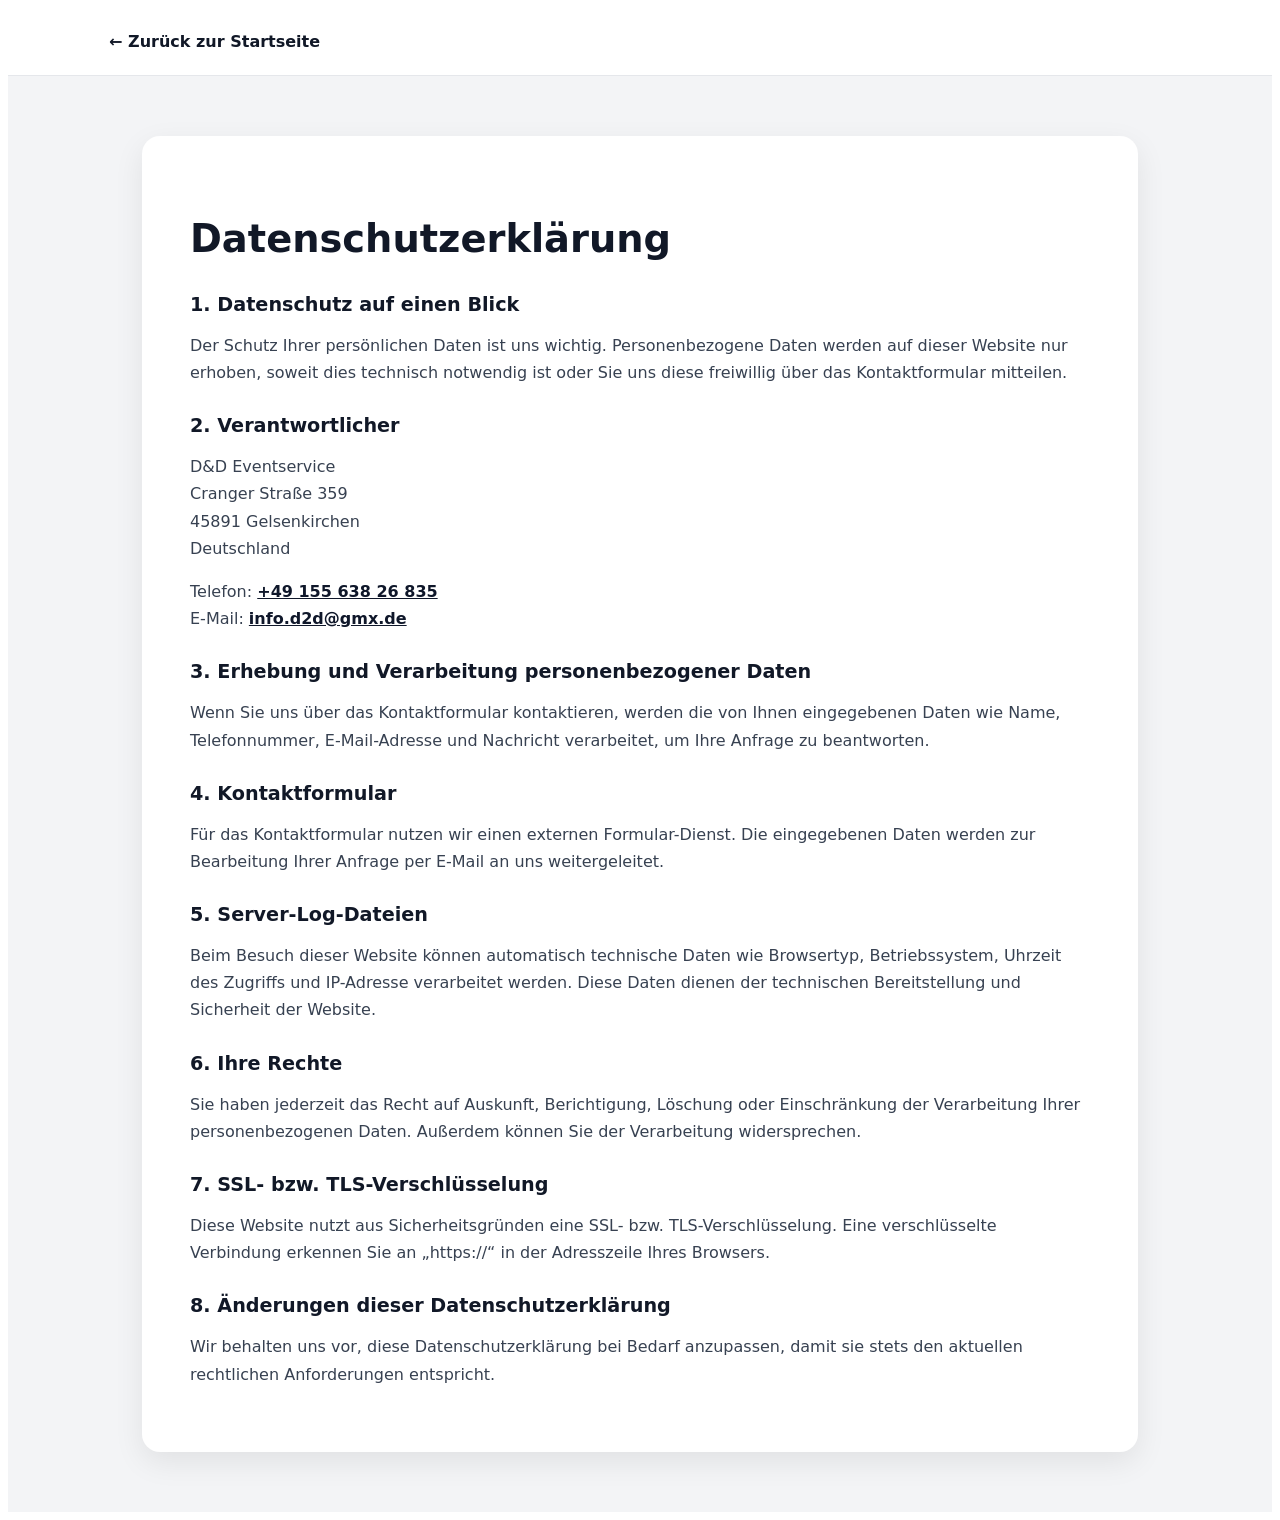
<file: pages/datenschutz.html>
<!DOCTYPE html>
<html lang="de">

<head>
    <meta charset="UTF-8" />
    <meta name="viewport" content="width=device-width, initial-scale=1.0" />
    <title>Datenschutz | D&D Eventservice</title>
    <link rel="stylesheet" href="../css/impressum.css" />
</head>

<body>

    <header class="legal-header">
        <a href="../index.html" class="back-link">← Zurück zur Startseite</a>
    </header>

    <main class="legal-page">
        <section class="legal-card">
            <h1>Datenschutzerklärung</h1>

            <h2>1. Datenschutz auf einen Blick</h2>
            <p>
                Der Schutz Ihrer persönlichen Daten ist uns wichtig. Personenbezogene Daten werden auf dieser Website
                nur erhoben,
                soweit dies technisch notwendig ist oder Sie uns diese freiwillig über das Kontaktformular mitteilen.
            </p>

            <h2>2. Verantwortlicher</h2>
            <p>
                D&D Eventservice<br>
                Cranger Straße 359<br>
                45891 Gelsenkirchen<br>
                Deutschland
            </p>

            <p>
                Telefon: <a href="tel:+4915563826835">+49 155 638 26 835</a><br>
                E-Mail: <a href="mailto:info.d2d@gmx.de">info.d2d@gmx.de</a>
            </p>

            <h2>3. Erhebung und Verarbeitung personenbezogener Daten</h2>
            <p>
                Wenn Sie uns über das Kontaktformular kontaktieren, werden die von Ihnen eingegebenen Daten wie Name,
                Telefonnummer, E-Mail-Adresse und Nachricht verarbeitet, um Ihre Anfrage zu beantworten.
            </p>

            <h2>4. Kontaktformular</h2>
            <p>
                Für das Kontaktformular nutzen wir einen externen Formular-Dienst. Die eingegebenen Daten werden zur
                Bearbeitung
                Ihrer Anfrage per E-Mail an uns weitergeleitet.
            </p>

            <h2>5. Server-Log-Dateien</h2>
            <p>
                Beim Besuch dieser Website können automatisch technische Daten wie Browsertyp, Betriebssystem, Uhrzeit
                des Zugriffs
                und IP-Adresse verarbeitet werden. Diese Daten dienen der technischen Bereitstellung und Sicherheit der
                Website.
            </p>

            <h2>6. Ihre Rechte</h2>
            <p>
                Sie haben jederzeit das Recht auf Auskunft, Berichtigung, Löschung oder Einschränkung der Verarbeitung
                Ihrer
                personenbezogenen Daten. Außerdem können Sie der Verarbeitung widersprechen.
            </p>

            <h2>7. SSL- bzw. TLS-Verschlüsselung</h2>
            <p>
                Diese Website nutzt aus Sicherheitsgründen eine SSL- bzw. TLS-Verschlüsselung. Eine verschlüsselte
                Verbindung
                erkennen Sie an „https://“ in der Adresszeile Ihres Browsers.
            </p>

            <h2>8. Änderungen dieser Datenschutzerklärung</h2>
            <p>
                Wir behalten uns vor, diese Datenschutzerklärung bei Bedarf anzupassen, damit sie stets den aktuellen
                rechtlichen
                Anforderungen entspricht.
            </p>
        </section>
    </main>

</body>

</html>
</file>
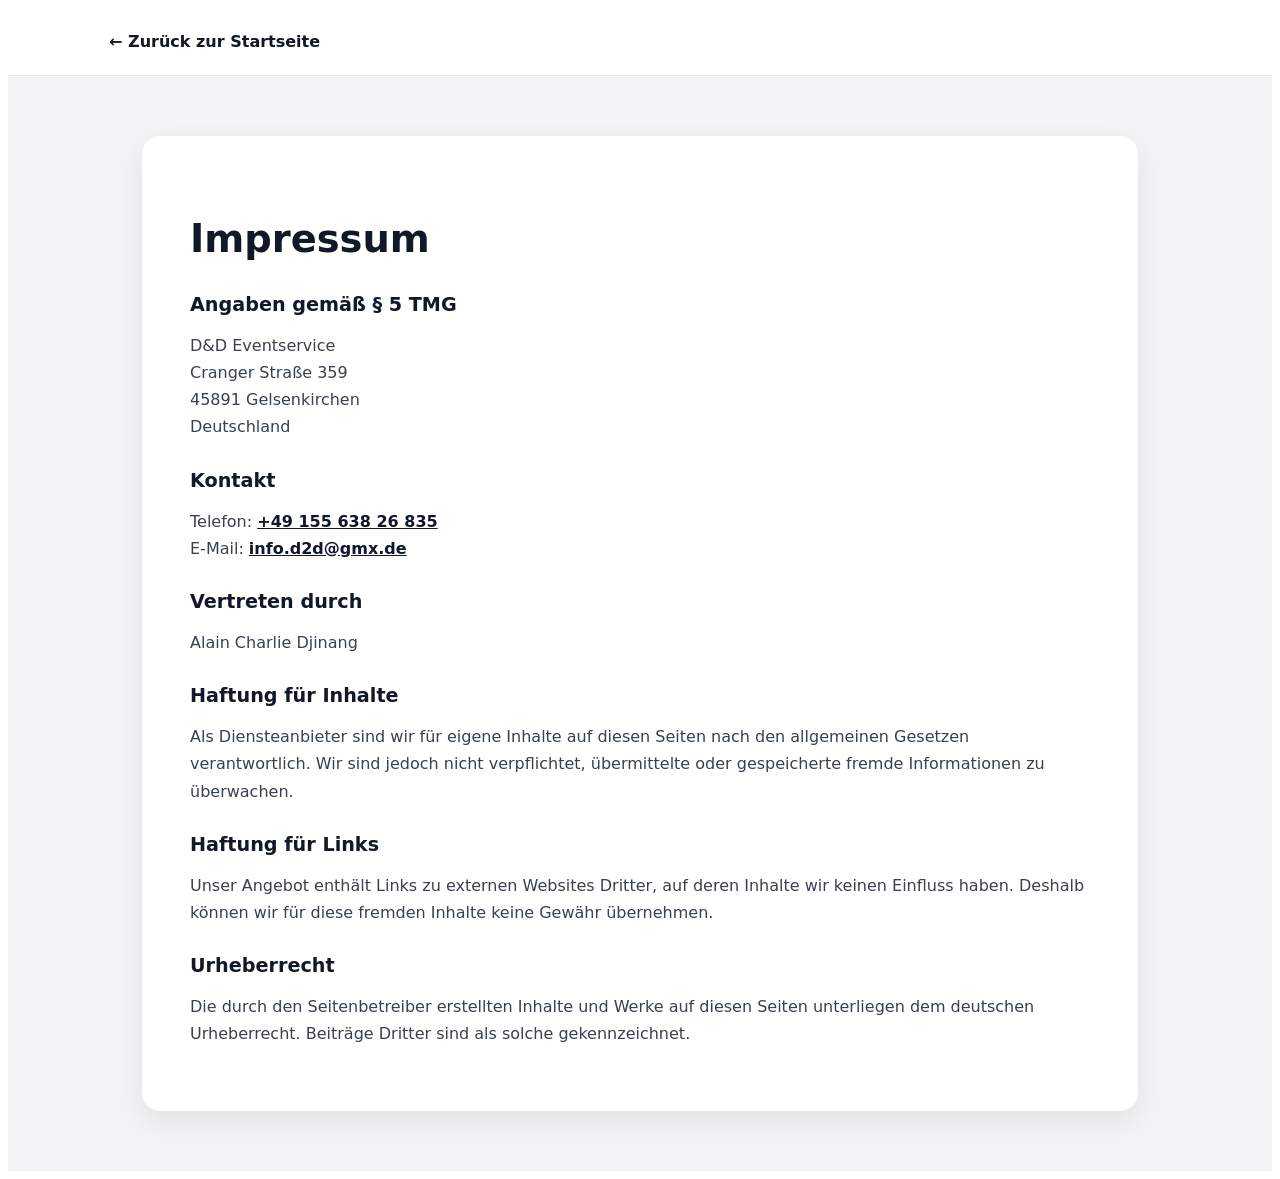
<file: pages/impressum.html>
<!DOCTYPE html>
<html lang="de">
<head>
  <meta charset="UTF-8" />
  <meta name="viewport" content="width=device-width, initial-scale=1.0" />
  <title>Impressum | D&D Eventservice</title>
  <link rel="stylesheet" href="../css/impressum.css" />
</head>
<body>

<header class="legal-header">
  <a href="../index.html" class="back-link">← Zurück zur Startseite</a>
</header>

<main class="legal-page">
  <section class="legal-card">
    <h1>Impressum</h1>

    <h2>Angaben gemäß § 5 TMG</h2>
    <p>
      D&D Eventservice<br>
      Cranger Straße 359<br>
      45891 Gelsenkirchen<br>
      Deutschland
    </p>

    <h2>Kontakt</h2>
    <p>
      Telefon: <a href="tel:+4915563826835">+49 155 638 26 835</a><br>
      E-Mail: <a href="mailto:info.d2d@gmx.de">info.d2d@gmx.de</a>
    </p>

    <h2>Vertreten durch</h2>
    <p>
      <!-- Namen  -->
      Alain Charlie Djinang
    </p>

    <h2>Haftung für Inhalte</h2>
    <p>
      Als Diensteanbieter sind wir für eigene Inhalte auf diesen Seiten nach den allgemeinen Gesetzen verantwortlich.
      Wir sind jedoch nicht verpflichtet, übermittelte oder gespeicherte fremde Informationen zu überwachen.
    </p>

    <h2>Haftung für Links</h2>
    <p>
      Unser Angebot enthält Links zu externen Websites Dritter, auf deren Inhalte wir keinen Einfluss haben.
      Deshalb können wir für diese fremden Inhalte keine Gewähr übernehmen.
    </p>

    <h2>Urheberrecht</h2>
    <p>
      Die durch den Seitenbetreiber erstellten Inhalte und Werke auf diesen Seiten unterliegen dem deutschen Urheberrecht.
      Beiträge Dritter sind als solche gekennzeichnet.
    </p>
  </section>
</main>

</body>
</html>
</file>
<file: css/impressum.css>
:root{
    --font-primary: 'Inter', system-ui, -apple-system, "Segoe UI", Roboto, Arial, sans-serif;
    --font-heading: 'Poppins', system-ui, -apple-system, "Segoe UI", Roboto, Arial, sans-serif;
}

body {
    font-family: var(--font-primary);
}

.legal-header {
  padding: 24px 8%;
  background-color: #ffffff;
  border-bottom: 1px solid #e5e7eb;
}

.back-link {
  text-decoration: none;
  color: #111827;
  font-weight: 600;
}

.back-link:hover {
  text-decoration: underline;
}

.legal-page {
  min-height: 100vh;
  padding: 60px 8%;
  background-color: #f3f4f6;
}

.legal-card {
  max-width: 900px;
  margin: 0 auto;
  padding: 48px;
  background-color: #ffffff;
  border-radius: 18px;
  box-shadow: 0 10px 30px rgba(0, 0, 0, 0.08);
}

.legal-card h1 {
  margin-bottom: 32px;
  font-family: var(--font-heading);
  font-size: 2.4rem;
  color: #111827;
}

.legal-card h2 {
    font-family: var(--font-heading);
  margin-top: 28px;
  margin-bottom: 10px;
  font-size: 1.2rem;
  color: #111827;
}

.legal-card p {
  line-height: 1.7;
  color: #374151;
}

.legal-card a {
  color: #0f172a;
  font-weight: 600;
}

@media (max-width: 768px) {
  .legal-page {
    padding: 32px 16px;
  }

  .legal-card {
    padding: 28px 20px;
  }

  .legal-card h1 {
    font-size: 2rem;
  }
}
</file>
